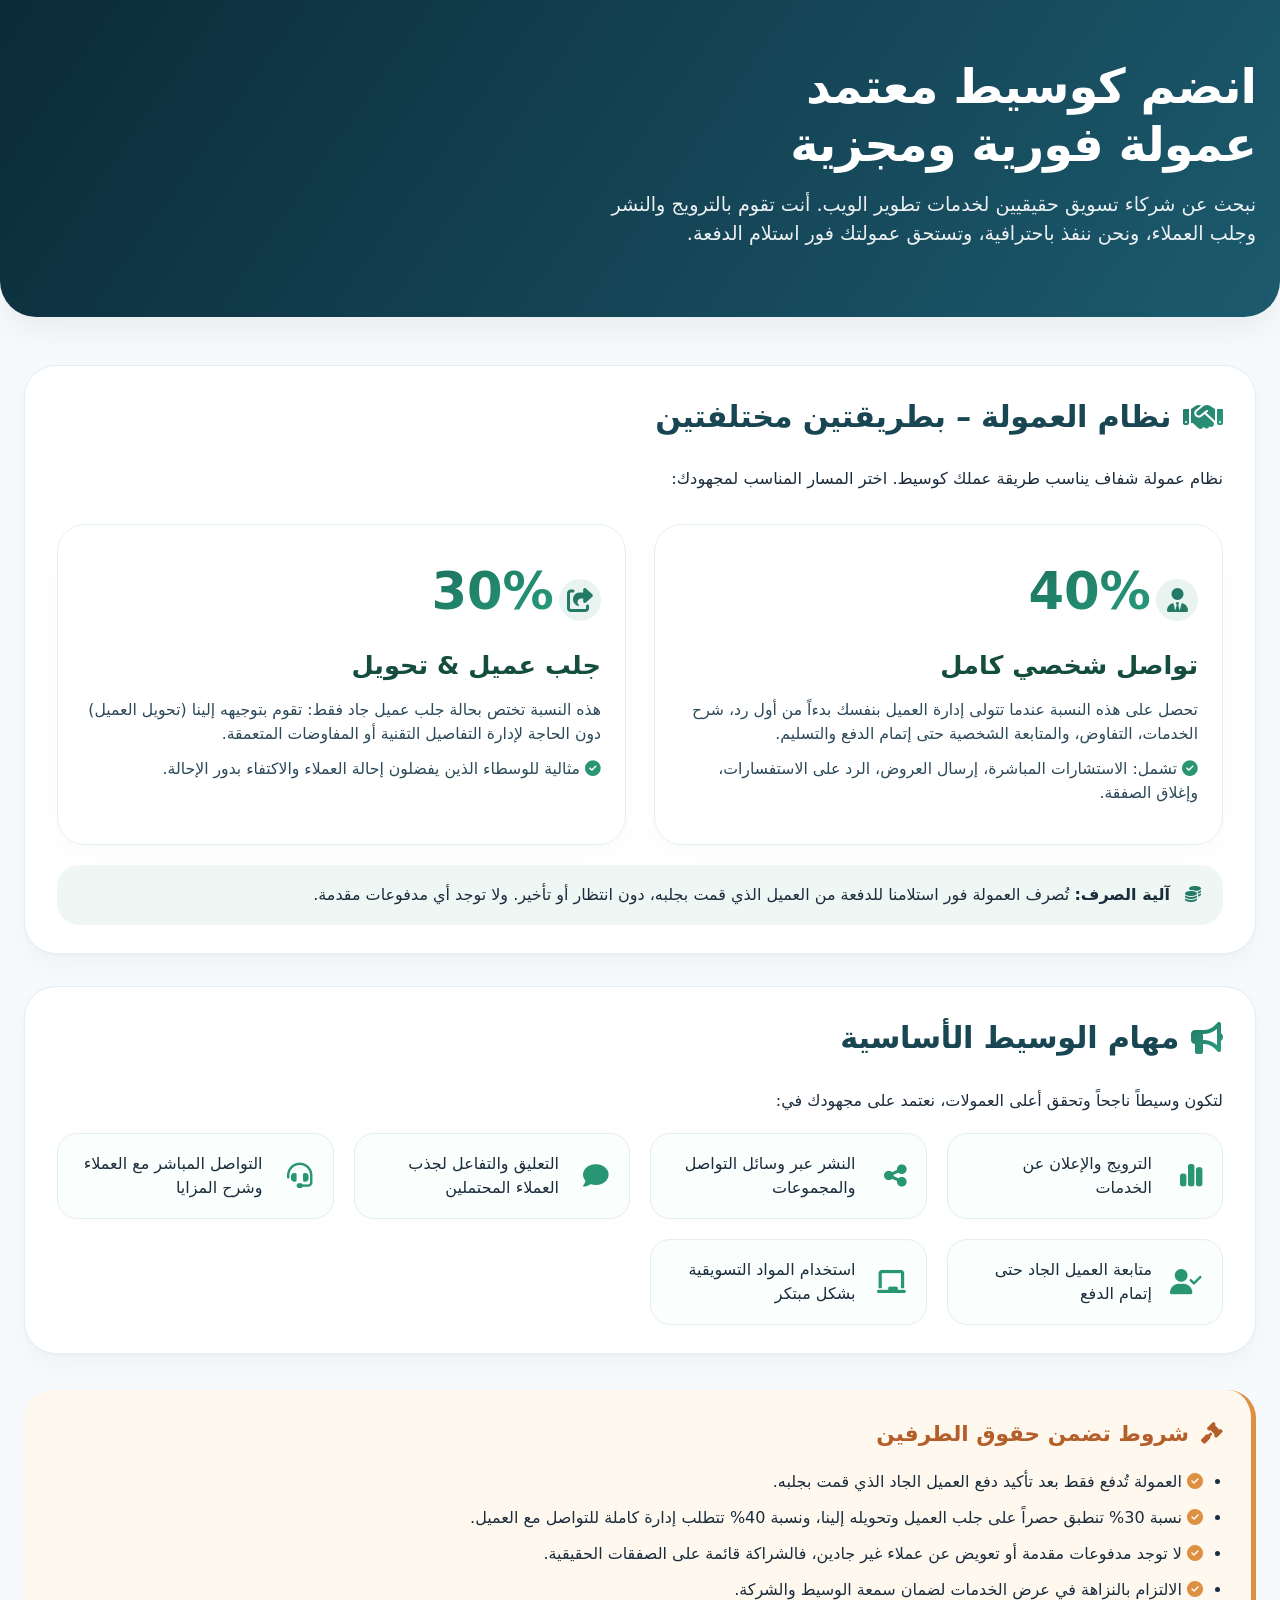
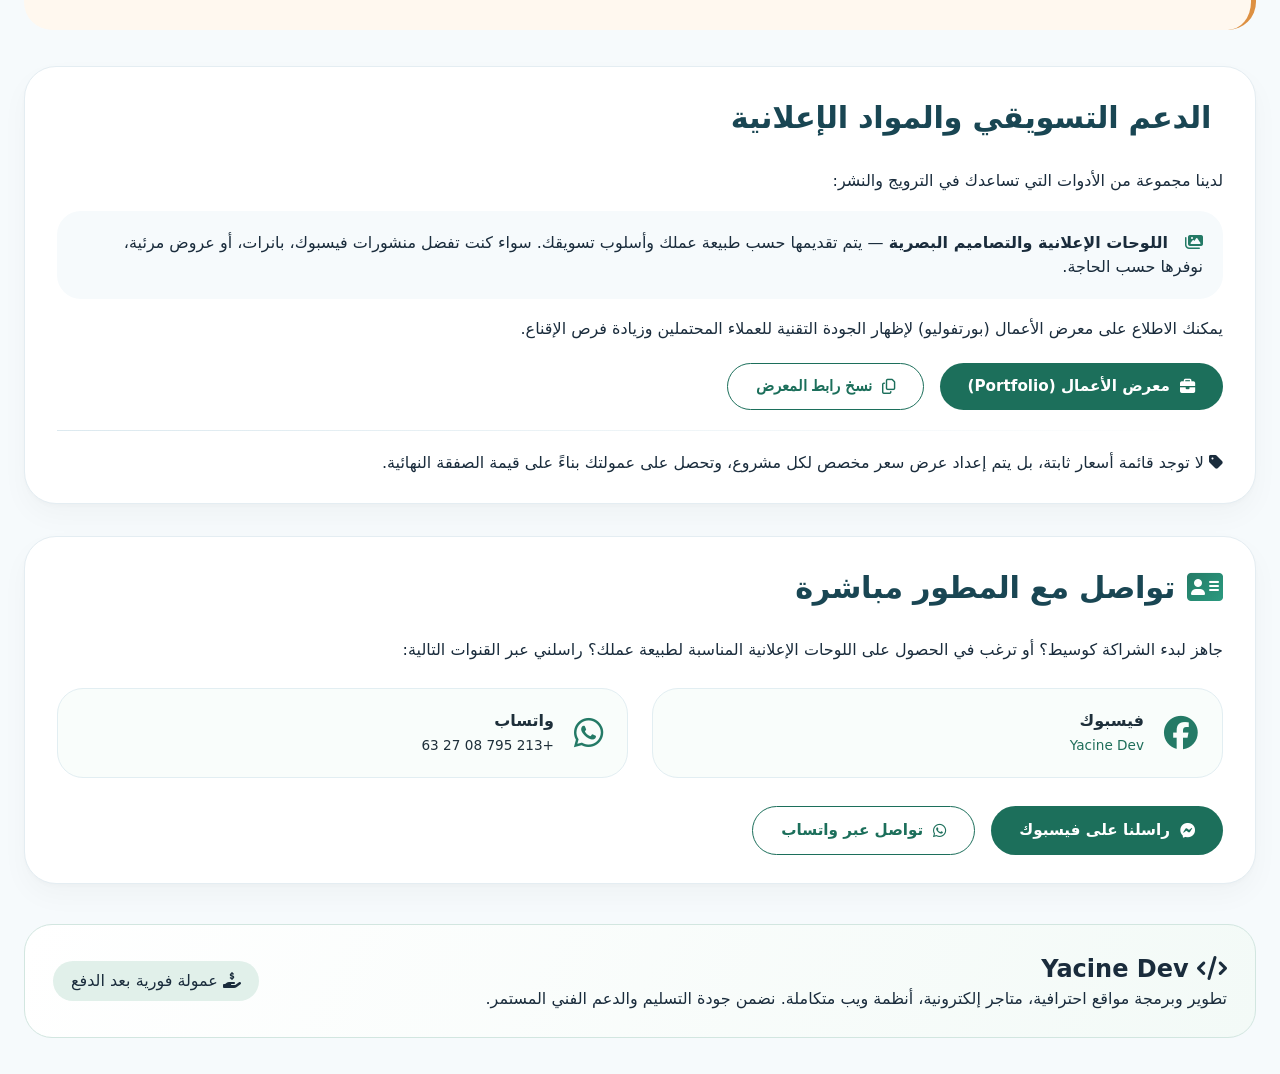
<file: Job opportunity.html>
<!DOCTYPE html>
<html lang="ar">
<head>
    <meta charset="UTF-8">
    <meta name="viewport" content="width=device-width, initial-scale=1.0, viewport-fit=cover">
    <title>شراكة وسيط عمولة | Yacine Dev</title>
    <link rel="stylesheet" href="https://cdnjs.cloudflare.com/ajax/libs/font-awesome/6.1.1/css/all.min.css">
    <style>
        * {
            margin: 0;
            padding: 0;
            box-sizing: border-box;
        }

        body {
            direction: rtl;
            font-family: 'Inter', system-ui, -apple-system, 'Segoe UI', Roboto, 'Helvetica Neue', sans-serif;
            background: #f6fafc;
            color: #1a2c3c;
            line-height: 1.5;
            scroll-behavior: smooth;
        }

        @import url('https://fonts.googleapis.com/css2?family=Inter:opsz,wght@14..32,300;14..32,400;14..32,500;14..32,600;14..32,700&display=swap');

        .container {
            max-width: 1280px;
            margin: 0 auto;
            padding: 0 24px;
        }

        /* header */
        .hero {
            background: linear-gradient(125deg, #0b2b38 0%, #1c5a6e 100%);
            color: white;
            padding: 58px 0 68px;
            border-radius: 0 0 36px 36px;
            margin-bottom: 48px;
            box-shadow: 0 15px 30px rgba(0, 0, 0, 0.05);
        }

        .hero h1 {
            font-size: 3rem;
            font-weight: 700;
            letter-spacing: -0.02em;
            margin-bottom: 18px;
            line-height: 1.2;
        }

        .hero p {
            font-size: 1.2rem;
            max-width: 680px;
            opacity: 0.92;
        }

        /* card styles */
        .card-glass {
            background: #ffffff;
            border-radius: 32px;
            padding: 28px 32px;
            box-shadow: 0 12px 28px rgba(0, 0, 0, 0.03), 0 2px 4px rgba(0, 0, 0, 0.02);
            transition: all 0.25s ease;
            border: 1px solid #e4edf2;
            margin-bottom: 32px;
        }

        .section-title {
            display: flex;
            align-items: center;
            gap: 12px;
            margin-bottom: 28px;
        }

        .section-title i {
            font-size: 2rem;
            background: linear-gradient(135deg, #247a66, #2b9b80);
            background-clip: text;
            -webkit-background-clip: text;
            color: transparent;
        }

        .section-title h2 {
            font-size: 1.9rem;
            font-weight: 600;
            color: #194653;
            letter-spacing: -0.3px;
        }

        /* بطاقات النسب - منفصلة تماماً */
        .commission-flex {
            display: flex;
            flex-wrap: wrap;
            gap: 28px;
            margin: 32px 0 20px;
        }

        .commission-card {
            flex: 1;
            min-width: 260px;
            background: #ffffff;
            border-radius: 28px;
            padding: 28px 24px;
            box-shadow: 0 10px 20px rgba(0, 0, 0, 0.02);
            border: 1px solid #e2eff4;
            transition: transform 0.2s, box-shadow 0.2s;
            backdrop-filter: blur(2px);
        }

        .commission-card:hover {
            transform: translateY(-6px);
            box-shadow: 0 24px 36px -12px rgba(0, 0, 0, 0.12);
            border-color: #cde3e9;
        }

        .commission-percent {
            font-size: 3.2rem;
            font-weight: 800;
            background: linear-gradient(145deg, #1c6f5b, #289f80);
            background-clip: text;
            -webkit-background-clip: text;
            color: transparent;
            margin-bottom: 16px;
            display: inline-block;
        }

        .commission-card h3 {
            font-size: 1.6rem;
            font-weight: 700;
            color: #144d3e;
            margin-bottom: 14px;
        }

        .commission-desc {
            color: #2c4959;
            line-height: 1.5;
            font-size: 0.98rem;
            margin: 12px 0;
        }

        .badge-icon {
            width: 42px;
            height: 42px;
            background: #e9f4f0;
            border-radius: 60px;
            display: inline-flex;
            align-items: center;
            justify-content: center;
            margin-bottom: 20px;
        }

        .badge-icon i {
            font-size: 1.5rem;
            color: #247a66;
        }

        hr {
            margin: 20px 0;
            border: none;
            height: 1px;
            background: linear-gradient(90deg, #dce9ef, transparent);
        }

        /* مهام الوسيط */
        .tasks-grid {
            display: grid;
            grid-template-columns: repeat(auto-fit, minmax(240px, 1fr));
            gap: 20px;
            margin-top: 20px;
        }

        .task-item {
            background: #fafefc;
            border-radius: 20px;
            padding: 18px 20px;
            display: flex;
            align-items: center;
            gap: 14px;
            border: 1px solid #e4edf0;
        }

        .task-item i {
            font-size: 1.6rem;
            color: #289672;
            min-width: 36px;
        }

        .highlight-note {
            background: #fff8ef;
            border-radius: 28px;
            padding: 28px;
            border-right: 5px solid #dd9042;
            margin: 36px 0;
        }

        .highlight-note h3 {
            display: flex;
            align-items: center;
            gap: 12px;
            color: #b45f2a;
            margin-bottom: 20px;
            font-size: 1.35rem;
        }

        .btn-group {
            display: flex;
            flex-wrap: wrap;
            gap: 16px;
            margin-top: 22px;
        }

        .btn {
            display: inline-flex;
            align-items: center;
            justify-content: center;
            gap: 10px;
            background: #1c6f5b;
            color: white;
            padding: 12px 28px;
            border-radius: 50px;
            font-weight: 600;
            text-decoration: none;
            transition: 0.2s;
            border: none;
            cursor: pointer;
            font-size: 0.95rem;
        }

        .btn-outline-light {
            background: transparent;
            border: 1.5px solid #1c6f5b;
            color: #1c6f5b;
        }

        .btn-outline-light:hover {
            background: #e0f2ec;
            transform: translateY(-2px);
        }

        .btn:hover {
            background: #0e5443;
            transform: translateY(-2px);
        }

        .contact-row {
            display: flex;
            flex-wrap: wrap;
            gap: 24px;
            margin-top: 26px;
        }

        .contact-card {
            flex: 1;
            min-width: 230px;
            background: #f9fdfb;
            border-radius: 26px;
            padding: 20px 24px;
            display: flex;
            align-items: center;
            gap: 20px;
            text-decoration: none;
            color: #1e2f3a;
            border: 1px solid #e2eef2;
            transition: 0.2s;
        }

        .contact-card i {
            font-size: 2.1rem;
            color: #247a66;
        }

        .contact-card:hover {
            background: white;
            box-shadow: 0 12px 22px rgba(0, 0, 0, 0.05);
            transform: scale(1.01);
        }

        .notification {
            position: fixed;
            bottom: 24px;
            left: 50%;
            transform: translateX(-50%);
            background: #247a66;
            color: white;
            padding: 12px 26px;
            border-radius: 60px;
            font-weight: 500;
            box-shadow: 0 10px 20px rgba(0, 0, 0, 0.15);
            z-index: 1200;
            opacity: 0;
            transition: opacity 0.25s ease;
            pointer-events: none;
            font-size: 0.9rem;
        }

        .notification.show {
            opacity: 1;
        }

        @media (max-width: 760px) {
            .hero h1 {
                font-size: 2rem;
            }
            .card-glass {
                padding: 20px;
            }
            .section-title h2 {
                font-size: 1.5rem;
            }
            .commission-percent {
                font-size: 2.4rem;
            }
            .commission-card h3 {
                font-size: 1.3rem;
            }
            .btn-group {
                flex-direction: column;
            }
            .btn {
                width: 100%;
            }
        }
    </style>
</head>
<body>

<div class="hero">
    <div class="container">
        <h1>انضم كوسيط معتمد<br> عمولة فورية ومجزية</h1>
        <p>نبحث عن شركاء تسويق حقيقيين لخدمات تطوير الويب. أنت تقوم بالترويج والنشر وجلب العملاء، ونحن ننفذ باحترافية، وتستحق عمولتك فور استلام الدفعة.</p>
    </div>
</div>

<div class="container">
    <!-- بطاقة شرح عامة -->
    <div class="card-glass">
        <div class="section-title">
            <i class="fas fa-handshake"></i>
            <h2>نظام العمولة – بطريقتين مختلفتين</h2>
        </div>
        <p style="margin-bottom: 20px; font-size: 1.02rem;">نظام عمولة شفاف يناسب طريقة عملك كوسيط. اختر المسار المناسب لمجهودك:</p>
        
        <!-- بطاقتان منفصلتان: 40% و 30% كل واحدة في بطاقة مستقلة -->
        <div class="commission-flex">
            <!-- بطاقة 40% - تواصل شخصي كامل -->
            <div class="commission-card">
                <div class="badge-icon">
                    <i class="fas fa-user-tie"></i>
                </div>
                <div class="commission-percent">40%</div>
                <h3>تواصل شخصي كامل</h3>
                <div class="commission-desc">
                    <p>تحصل على هذه النسبة عندما تتولى إدارة العميل بنفسك بدءاً من أول رد، شرح الخدمات، التفاوض، والمتابعة الشخصية حتى إتمام الدفع والتسليم.</p>
                    <p style="margin-top: 12px;"><i class="fas fa-check-circle" style="color: #289672;"></i> تشمل: الاستشارات المباشرة، إرسال العروض، الرد على الاستفسارات، وإغلاق الصفقة.</p>
                </div>
            </div>
            
            <!-- بطاقة 30% - جلب عميل جاد فقط (تحويل) -->
            <div class="commission-card">
                <div class="badge-icon">
                    <i class="fas fa-share-square"></i>
                </div>
                <div class="commission-percent">30%</div>
                <h3>جلب عميل & تحويل</h3>
                <div class="commission-desc">
                    <p>هذه النسبة تختص بحالة جلب عميل جاد فقط: تقوم بتوجيهه إلينا (تحويل العميل) دون الحاجة لإدارة التفاصيل التقنية أو المفاوضات المتعمقة.</p>
                    <p style="margin-top: 12px;"><i class="fas fa-check-circle" style="color: #289672;"></i> مثالية للوسطاء الذين يفضلون إحالة العملاء والاكتفاء بدور الإحالة.</p>
                </div>
            </div>
        </div>
        
        <div style="background: #eff7f4; border-radius: 22px; padding: 18px 22px; margin-top: 10px;">
            <p><i class="fas fa-coins" style="margin-left: 10px; color: #247a66;"></i> <strong>آلية الصرف:</strong> تُصرف العمولة فور استلامنا للدفعة من العميل الذي قمت بجلبه، دون انتظار أو تأخير. ولا توجد أي مدفوعات مقدمة.</p>
        </div>
    </div>
    
    <!-- قسم مهام الوسيط: ترويج، نشر، تعليق، تواصل -->
    <div class="card-glass">
        <div class="section-title">
            <i class="fas fa-bullhorn"></i>
            <h2>مهام الوسيط الأساسية</h2>
        </div>
        <p style="margin-bottom: 16px;">لتكون وسيطاً ناجحاً وتحقق أعلى العمولات، نعتمد على مجهودك في:</p>
        <div class="tasks-grid">
            <div class="task-item"><i class="fas fa-chart-simple"></i> <span>الترويج والإعلان عن الخدمات</span></div>
            <div class="task-item"><i class="fas fa-share-alt"></i> <span>النشر عبر وسائل التواصل والمجموعات</span></div>
            <div class="task-item"><i class="fas fa-comment"></i> <span>التعليق والتفاعل لجذب العملاء المحتملين</span></div>
            <div class="task-item"><i class="fas fa-headset"></i> <span>التواصل المباشر مع العملاء وشرح المزايا</span></div>
            <div class="task-item"><i class="fas fa-user-check"></i> <span>متابعة العميل الجاد حتى إتمام الدفع</span></div>
            <div class="task-item"><i class="fas fa-chalkboard"></i> <span>استخدام المواد التسويقية بشكل مبتكر</span></div>
        </div>
    </div>
    
    <!-- شروط مهمة (بدون ذكر "بدون حدود للعملاء") -->
    <div class="highlight-note">
        <h3><i class="fas fa-gavel"></i> شروط تضمن حقوق الطرفين</h3>
        <ul style="margin-right: 20px; display: flex; flex-direction: column; gap: 12px;">
            <li><i class="fas fa-check-circle" style="color: #dd9042;"></i> العمولة تُدفع فقط بعد تأكيد دفع العميل الجاد الذي قمت بجلبه.</li>
            <li><i class="fas fa-check-circle" style="color: #dd9042;"></i> نسبة 30% تنطبق حصراً على جلب العميل وتحويله إلينا، ونسبة 40% تتطلب إدارة كاملة للتواصل مع العميل.</li>
            <li><i class="fas fa-check-circle" style="color: #dd9042;"></i> لا توجد مدفوعات مقدمة أو تعويض عن عملاء غير جادين، فالشراكة قائمة على الصفقات الحقيقية.</li>
            <li><i class="fas fa-check-circle" style="color: #dd9042;"></i> الالتزام بالنزاهة في عرض الخدمات لضمان سمعة الوسيط والشركة.</li>
        </ul>
    </div>
    
    <!-- قسم الدعم التسويقي واللوحات حسب طبيعة العمل -->
    <div class="card-glass">
        <div class="section-title">
            <i class="fas fa-paintbrush-fine"></i>
            <h2>الدعم التسويقي والمواد الإعلانية</h2>
        </div>
        <p style="margin-bottom: 12px;">لدينا مجموعة من الأدوات التي تساعدك في الترويج والنشر:</p>
        <div style="background: #f6fafc; border-radius: 24px; padding: 20px; margin: 18px 0;">
            <p><i class="fas fa-images" style="margin-left: 12px; color: #247a66;"></i> <strong>اللوحات الإعلانية والتصاميم البصرية</strong> — يتم تقديمها حسب طبيعة عملك وأسلوب تسويقك. سواء كنت تفضل منشورات فيسبوك، بانرات، أو عروض مرئية، نوفرها حسب الحاجة.</p>
        </div>
        <p>يمكنك الاطلاع على معرض الأعمال (بورتفوليو) لإظهار الجودة التقنية للعملاء المحتملين وزيادة فرص الإقناع.</p>
        <div class="btn-group">
            <a href="https://yacine-dev.kesug.com" class="btn" target="_blank"><i class="fas fa-briefcase"></i> معرض الأعمال (Portfolio)</a>
            <button class="btn btn-outline-light" onclick="copyToClipboard('https://yacine-dev.kesug.com')"><i class="far fa-copy"></i> نسخ رابط المعرض</button>
        </div>
        <hr>
        <p><i class="fas fa-tag"></i> لا توجد قائمة أسعار ثابتة، بل يتم إعداد عرض سعر مخصص لكل مشروع، وتحصل على عمولتك بناءً على قيمة الصفقة النهائية.</p>
    </div>
    
    <!-- التواصل مع المطور مباشرة (فيسبوك + واتساب) بدون B.Y PRO -->
    <div class="card-glass" style="margin-bottom: 40px;">
        <div class="section-title">
            <i class="fas fa-address-card"></i>
            <h2>تواصل مع المطور مباشرة</h2>
        </div>
        <p>جاهز لبدء الشراكة كوسيط؟ أو ترغب في الحصول على اللوحات الإعلانية المناسبة لطبيعة عملك؟ راسلني عبر القنوات التالية:</p>
        <div class="contact-row">
            <a href="https://www.facebook.com/profile.php?id=61580260328404" target="_blank" class="contact-card">
                <i class="fab fa-facebook"></i>
                <div>
                    <strong>فيسبوك</strong><br>
                    <span style="font-size: 0.85rem; color: #1f6e5a;">Yacine Dev</span>
                </div>
            </a>
            <a href="https://wa.me/213795082763" target="_blank" class="contact-card">
                <i class="fab fa-whatsapp"></i>
                <div>
                    <strong>واتساب</strong><br>
                    <span style="direction: ltr; font-size: 0.85rem;">+213 795 08 27 63</span>
                </div>
            </a>
        </div>
        <div class="btn-group" style="margin-top: 28px;">
            <a href="https://www.facebook.com/profile.php?id=61580260328404" class="btn" target="_blank"><i class="fab fa-facebook-messenger"></i> راسلنا على فيسبوك</a>
            <a href="https://wa.me/213795082763" class="btn btn-outline-light" target="_blank"><i class="fab fa-whatsapp"></i> تواصل عبر واتساب</a>
        </div>
    </div>
    
    <!-- شارة التعريف النهائية (بدون اسم B.Y PRO) -->
    <div style="background: linear-gradient(115deg, #ffffff, #f3faf7); border-radius: 28px; padding: 26px 28px; border: 1px solid #d2e6e0; margin-bottom: 36px;">
        <div style="display: flex; align-items: center; gap: 15px; flex-wrap: wrap; justify-content: space-between;">
            <div>
                <h3 style="font-size: 1.5rem;"><i class="fas fa-code"></i> Yacine Dev</h3>
                <p>تطوير وبرمجة مواقع احترافية، متاجر إلكترونية، أنظمة ويب متكاملة. نضمن جودة التسليم والدعم الفني المستمر.</p>
            </div>
            <div style="background: #e1f0ea; padding: 8px 18px; border-radius: 60px;">
                <i class="fas fa-hand-holding-usd"></i> عمولة فورية بعد الدفع
            </div>
        </div>
    </div>
</div>

<!-- لا يوجد فوتر على الإطلاق (تم إزالته بالكامل) -->

<div id="notification" class="notification">✅ تم النسخ</div>

<script>
    // نسخ الرابط مع دعم كامل
    function copyToClipboard(text) {
        if (event && event.preventDefault) {
            event.preventDefault();
            event.stopPropagation();
        }
        if (navigator.clipboard && navigator.clipboard.writeText) {
            navigator.clipboard.writeText(text).then(() => {
                showNotification('تم نسخ الرابط: ' + (text.length > 45 ? text.substring(0,45)+'…' : text));
            }).catch(() => {
                fallbackCopy(text);
            });
        } else {
            fallbackCopy(text);
        }
        return false;
    }

    function fallbackCopy(text) {
        const textarea = document.createElement('textarea');
        textarea.value = text;
        textarea.style.position = 'fixed';
        textarea.style.top = '-1000px';
        document.body.appendChild(textarea);
        textarea.select();
        try {
            document.execCommand('copy');
            showNotification('تم نسخ الرابط');
        } catch (err) {
            showNotification('حدث خطأ، حاول يدوياً', true);
        }
        document.body.removeChild(textarea);
    }

    function showNotification(msg, isError = false) {
        const notif = document.getElementById('notification');
        notif.textContent = msg || (isError ? 'فشل النسخ' : 'تم النسخ');
        notif.style.background = isError ? '#c54c2c' : '#247a66';
        notif.classList.add('show');
        setTimeout(() => {
            notif.classList.remove('show');
        }, 2800);
    }

    document.addEventListener('DOMContentLoaded', () => {
        const copyBtns = document.querySelectorAll('[onclick*="copyToClipboard"]');
        copyBtns.forEach(btn => {
            btn.addEventListener('click', (e) => {
                e.preventDefault();
                e.stopPropagation();
            });
        });
    });
</script>
</body>
</html>
</file>
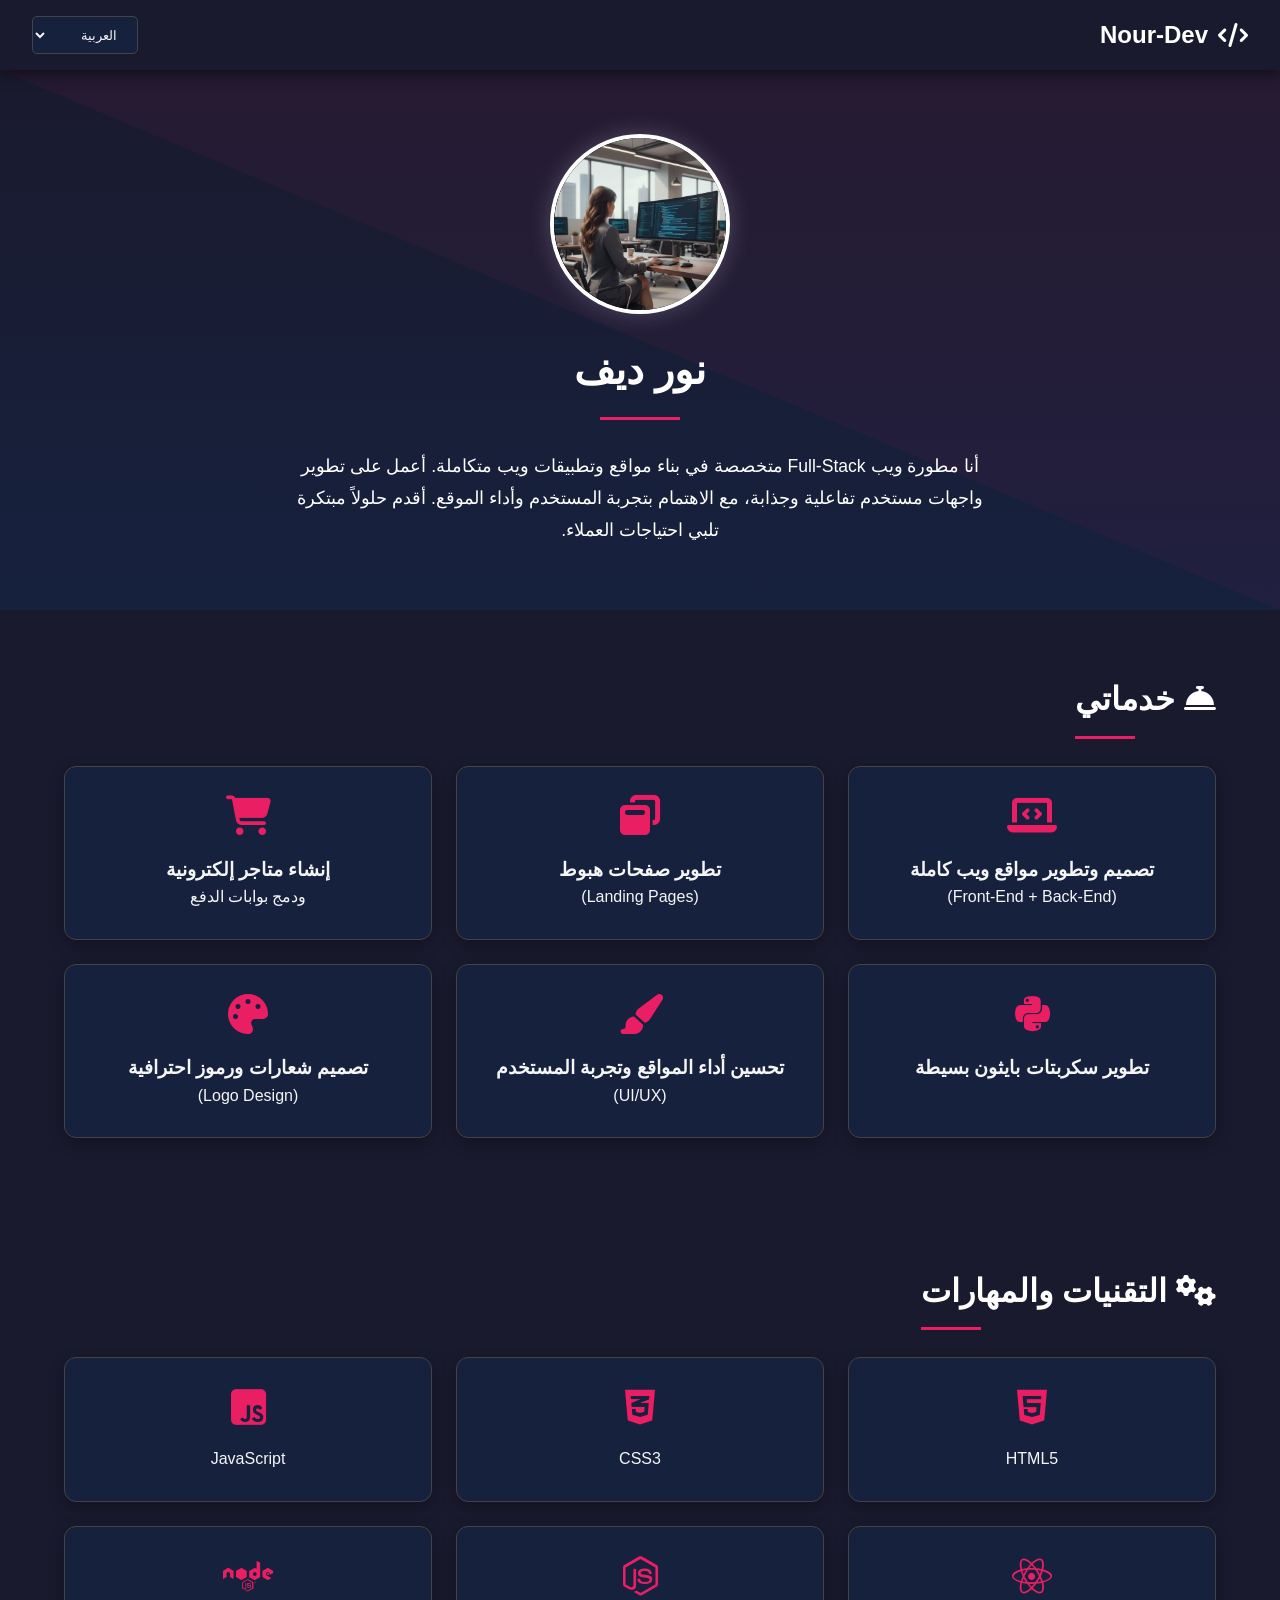
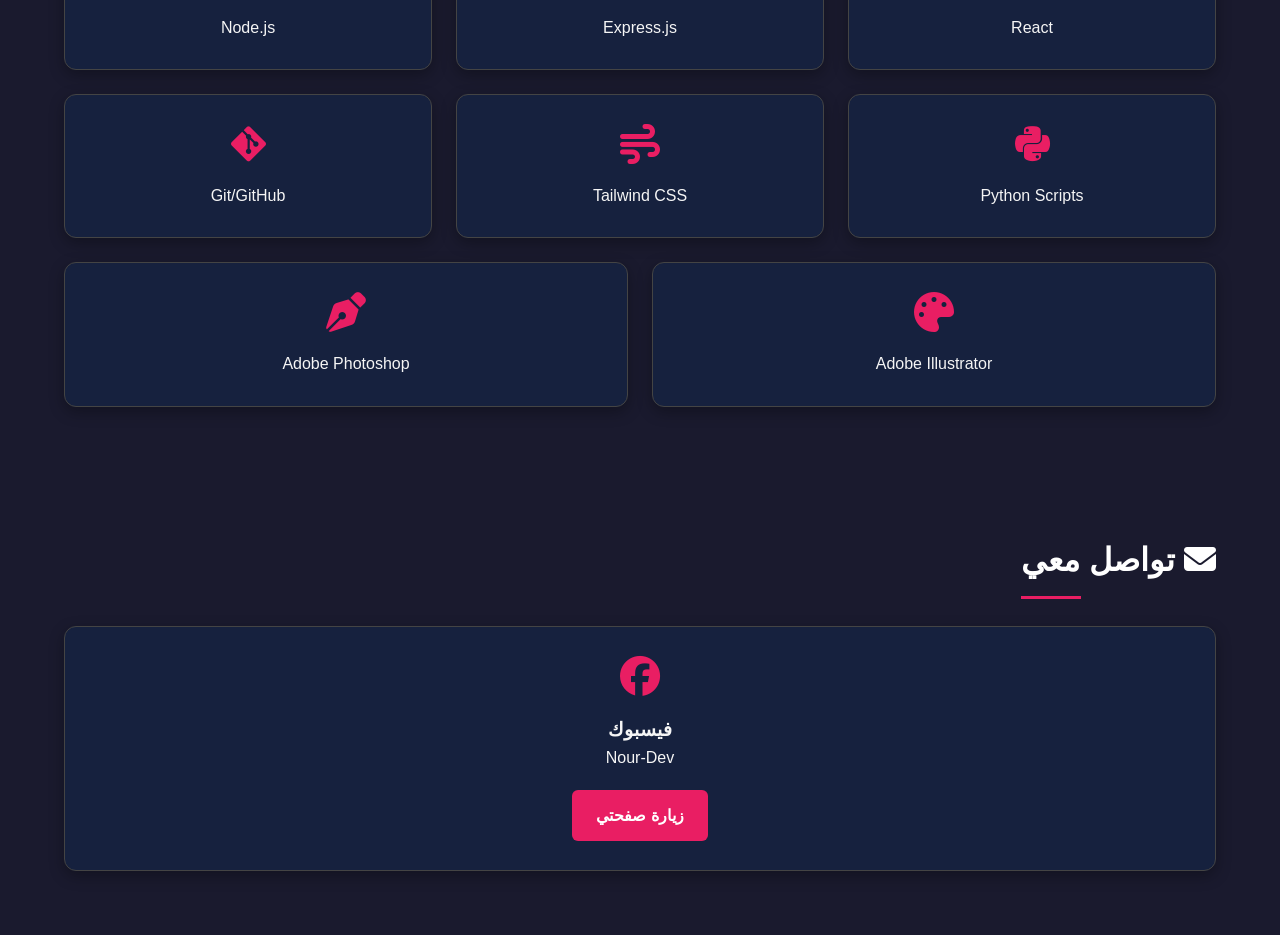
<file: Nour-DEV.html>
<!DOCTYPE html>
<html lang="ar" dir="rtl">
<head>
<meta charset="UTF-8">
<meta name="viewport" content="width=device-width, initial-scale=1.0">
<title>Portfolio - Nour-Dev</title>
<link rel="stylesheet" href="https://cdnjs.cloudflare.com/ajax/libs/font-awesome/6.4.0/css/all.min.css">
<style>
    /* --- Reset & Fonts --- */
    * { 
        margin:0; 
        padding:0; 
        box-sizing:border-box; 
        font-family: 'Segoe UI', Tahoma, Geneva, Verdana, sans-serif;
    }
    
    :root {
        --primary-color: #1a1a2e;
        --secondary-color: #fff;
        --accent-color: #e91e63; /* اللون الوردي بدلاً من الأزرق */
        --card-bg: #16213e;
        --text-color: #f5f5f5;
        --border-color: #444;
        --hover-color: #0f3460;
    }
    
    body { 
        line-height:1.6; 
        background: var(--primary-color); 
        color: var(--text-color);
        transition: all 0.3s ease;
    }
    
    [dir="ltr"] {
        direction: ltr;
        text-align: left;
    }
    
    [dir="rtl"] {
        direction: rtl;
        text-align: right;
    }
    
    a { 
        text-decoration:none; 
        color:inherit; 
    }
    
    img { 
        max-width:100%; 
    }

    /* --- Navbar --- */
    nav { 
        background: var(--primary-color); 
        color: var(--secondary-color); 
        display:flex; 
        justify-content:space-between; 
        align-items:center; 
        padding:1rem 2rem; 
        position:sticky; 
        top:0; 
        z-index:100;
        box-shadow: 0 4px 12px rgba(0,0,0,0.5);
    }
    
    nav .logo { 
        font-weight:bold; 
        font-size:1.5rem; 
        display: flex;
        align-items: center;
        gap: 10px;
    }
    
    nav select { 
        padding:0.6rem 1rem; 
        border-radius:5px; 
        border: 1px solid var(--border-color);
        background: var(--card-bg);
        color: var(--text-color);
        outline:none; 
        cursor: pointer;
        transition: all 0.3s ease;
    }
    
    nav select:hover {
        background: var(--hover-color);
    }

    /* --- Header --- */
    header { 
        display:flex; 
        flex-direction:column; 
        align-items:center; 
        text-align:center; 
        padding:4rem 1rem; 
        background: linear-gradient(to bottom, var(--primary-color), var(--card-bg));
        color: var(--secondary-color);
        position: relative;
        overflow: hidden;
    }
    
    header::before {
        content: '';
        position: absolute;
        top: 0;
        left: 0;
        width: 100%;
        height: 100%;
        background: url('data:image/svg+xml;utf8,<svg xmlns="http://www.w3.org/2000/svg" viewBox="0 0 100 100" preserveAspectRatio="none"><path d="M0,0 L100,0 L100,100 Z" fill="rgba(233,30,99,0.05)"/></svg>');
        background-size: cover;
    }
    
    header img { 
        border-radius:50%; 
        width:180px; 
        height:180px; 
        object-fit:cover; 
        margin-bottom:1.5rem; 
        border:4px solid var(--secondary-color); 
        box-shadow: 0 0 25px rgba(255,255,255,0.2);
        transition: all 0.5s ease;
        z-index: 1;
    }
    
    header img:hover {
        transform: scale(1.05);
        box-shadow: 0 0 35px rgba(255,255,255,0.3);
    }
    
    header h1 { 
        font-size:2.5rem; 
        margin-bottom:1rem; 
        position: relative;
        z-index: 1;
    }
    
    header h1::after {
        content: '';
        display: block;
        width: 80px;
        height: 3px;
        background: var(--accent-color);
        margin: 15px auto;
    }
    
    header p { 
        font-size:1.1rem; 
        max-width:700px; 
        line-height: 1.8;
        z-index: 1;
    }

    /* --- Sections --- */
    section { 
        padding:4rem 1.5rem; 
        max-width:1200px; 
        margin:0 auto; 
    }
    
    h2 { 
        font-size:2rem; 
        margin-bottom:2rem; 
        color: var(--secondary-color); 
        display:inline-block; 
        padding-bottom:0.5rem; 
        position: relative;
    }
    
    h2::after {
        content: '';
        position: absolute;
        bottom: -5px;
        left: 0;
        width: 60px;
        height: 3px;
        background: var(--accent-color);
    }

    .services, .skills, .contact, .projects { 
        display:flex; 
        flex-wrap:wrap; 
        gap:1.5rem; 
        justify-content:center; 
    }
    
    .card { 
        background: var(--card-bg); 
        padding:1.8rem; 
        flex: 1 1 300px;
        border-radius:12px; 
        box-shadow: 0 5px 15px rgba(0,0,0,0.3);
        transition: all 0.3s ease;
        border: 1px solid var(--border-color);
        display: flex;
        flex-direction: column;
        align-items: center;
        text-align: center;
    }
    
    .card:hover {
        transform: translateY(-8px);
        box-shadow: 0 12px 25px rgba(0,0,0,0.4);
        border-color: rgba(255,255,255,0.1);
    }
    
    .card i {
        font-size: 2.5rem;
        margin-bottom: 1.2rem;
        color: var(--accent-color);
    }
    
    /* تصميم خاص لبطاقات التواصل */
    .contact-card {
        display: flex;
        flex-direction: column;
        align-items: center;
        justify-content: center;
        height: 100%;
    }
    
    .contact-button {
        display: inline-block;
        margin-top: 1.2rem;
        padding: 0.8rem 1.5rem;
        background: var(--accent-color);
        color: var(--secondary-color);
        border-radius: 6px;
        transition: all 0.3s ease;
        border: none;
        font-weight: bold;
        font-size: 1rem;
        cursor: pointer;
    }
    
    .contact-button:hover {
        background: #c2185b;
        transform: translateY(-3px);
    }

    /* --- Responsive Design --- */
    @media (max-width: 768px) {
        nav {
            flex-direction: column;
            gap: 1rem;
            padding: 1rem;
        }
        
        header {
            padding: 3rem 1rem;
        }
        
        header h1 {
            font-size: 2rem;
        }
        
        header p {
            font-size: 1rem;
        }
        
        section {
            padding: 3rem 1rem;
        }
        
        h2 {
            font-size: 1.7rem;
        }
        
        .card {
            flex: 1 1 100%;
        }
    }

    @media (max-width: 480px) {
        header img {
            width: 150px;
            height: 150px;
        }
        
        header h1 {
            font-size: 1.8rem;
        }
        
        h2 {
            font-size: 1.5rem;
        }
        
        .card {
            padding: 1.3rem;
        }
    }

    /* Animation */
    @keyframes fadeIn {
        from { opacity: 0; transform: translateY(20px); }
        to { opacity: 1; transform: translateY(0); }
    }
    
    .animate {
        animation: fadeIn 0.8s ease forwards;
    }
    
    .delay-1 { animation-delay: 0.2s; }
    .delay-2 { animation-delay: 0.4s; }
    .delay-3 { animation-delay: 0.6s; }
    .delay-4 { animation-delay: 0.8s; }
</style>
</head>
<body>

<!-- Navbar -->
<nav>
    <div class="logo">
        <i class="fas fa-code"></i>
        <span id="logoText">Nour-Dev</span>
    </div>
    <select id="langSelect">
        <option value="ar">العربية</option>
        <option value="en">English</option>
        <option value="fr">Français</option>
    </select>
</nav>

<!-- Header -->
<header id="header">
    <img src="n.jpg" alt="Nour-Dev">
    <h1 id="name">نور ديف</h1>
    <p id="intro">أنا مطورة ويب Full-Stack متخصصة في بناء مواقع وتطبيقات ويب متكاملة. أعمل على تطوير واجهات مستخدم تفاعلية وجذابة، مع الاهتمام بتجربة المستخدم وأداء الموقع. أقدم حلولاً مبتكرة تلبي احتياجات العملاء.</p>
</header>

<!-- الخدمات -->
<section>
    <h2 id="servicesTitle"><i class="fas fa-concierge-bell"></i> خدماتي</h2>
    <div class="services" id="services">
        <div class="card animate">
            <i class="fas fa-laptop-code"></i>
            <h3>تصميم وتطوير مواقع ويب كاملة</h3>
            <p>(Front-End + Back-End)</p>
        </div>
        <div class="card animate delay-1">
            <i class="fas fa-window-restore"></i>
            <h3>تطوير صفحات هبوط</h3>
            <p>(Landing Pages)</p>
        </div>
        <div class="card animate delay-2">
            <i class="fas fa-shopping-cart"></i>
            <h3>إنشاء متاجر إلكترونية</h3>
            <p>ودمج بوابات الدفع</p>
        </div>
        <div class="card animate delay-3">
            <i class="fab fa-python"></i>
            <h3>تطوير سكربتات بايثون بسيطة</h3>
        </div>
        <div class="card animate delay-4">
            <i class="fas fa-paint-brush"></i>
            <h3>تحسين أداء المواقع وتجربة المستخدم</h3>
            <p>(UI/UX)</p>
        </div>
        <div class="card animate">
            <i class="fas fa-palette"></i>
            <h3>تصميم شعارات ورموز احترافية</h3>
            <p>(Logo Design)</p>
        </div>
    </div>
</section>

<!-- التقنيات -->
<section>
    <h2 id="skillsTitle"><i class="fas fa-cogs"></i> التقنيات والمهارات</h2>
    <div class="skills" id="skills">
        <div class="card animate"><i class="fab fa-html5"></i> HTML5</div>
        <div class="card animate delay-1"><i class="fab fa-css3-alt"></i> CSS3</div>
        <div class="card animate delay-2"><i class="fab fa-js-square"></i> JavaScript</div>
        <div class="card animate delay-3"><i class="fab fa-react"></i> React</div>
        <div class="card animate"><i class="fab fa-node-js"></i> Express.js</div>
        <div class="card animate delay-1"><i class="fab fa-node"></i> Node.js</div>
        <div class="card animate delay-2"><i class="fab fa-python"></i> Python Scripts</div>
        <div class="card animate delay-3"><i class="fas fa-wind"></i> Tailwind CSS</div>
        <div class="card animate"><i class="fab fa-git-alt"></i> Git/GitHub</div>
        <div class="card animate delay-1"><i class="fas fa-palette"></i> Adobe Illustrator</div>
        <div class="card animate delay-2"><i class="fas fa-pen-nib"></i> Adobe Photoshop</div>
    </div>
</section>

<!-- التواصل -->
<section>
    <h2 id="contactTitle"><i class="fas fa-envelope"></i> تواصل معي</h2>
    <div class="contact" id="contactContainer">
        <div class="card animate contact-card">
            <i class="fab fa-facebook"></i>
            <h3 id="contactFacebookTitle">فيسبوك</h3>
            <p>Nour-Dev</p>
            <a href="https://www.facebook.com/profile.php?id=61580228354334" target="_blank" class="contact-button" id="contactLinkButton">زيارة صفحتي</a>
        </div>
    </div>
</section>

<script>
const langData = {
  ar: {
    dir: "rtl",
    name: "نور ديف",
    intro: "أنا مطورة ويب Full-Stack متخصصة في بناء مواقع وتطبيقات ويب متكاملة. أعمل على تطوير واجهات مستخدم تفاعلية وجذابة، مع الاهتمام بتجربة المستخدم وأداء الموقع. أقدم حلولاً مبتكرة تلبي احتياجات العملاء.",
    servicesTitle: "خدماتي",
    skillsTitle: "التقنيات والمهارات",
    contactTitle: "تواصل معي",
    services: [
      {icon: "fas fa-laptop-code", title: "تصميم وتطوير مواقع ويب كاملة", desc: "(Front-End + Back-End)"},
      {icon: "fas fa-window-restore", title: "تطوير صفحات هبوط", desc: "(Landing Pages)"},
      {icon: "fas fa-shopping-cart", title: "إنشاء متاجر إلكترونية", desc: "ودمج بوابات الدفع"},
      {icon: "fab fa-python", title: "تطوير سكربتات بايثون بسيطة", desc: ""},
      {icon: "fas fa-paint-brush", title: "تحسين أداء المواقع وتجربة المستخدم", desc: "(UI/UX)"},
      {icon: "fas fa-palette", title: "تصميم شعارات ورموز احترافية", desc: "(Logo Design)"}
    ],
    skills: [
      {icon: "fab fa-html5", name: "HTML5"},
      {icon: "fab fa-css3-alt", name: "CSS3"},
      {icon: "fab fa-js-square", name: "JavaScript"},
      {icon: "fab fa-react", name: "React"},
      {icon: "fab fa-node-js", name: "Express.js"},
      {icon: "fab fa-node", name: "Node.js"},
      {icon: "fab fa-python", name: "Python Scripts"},
      {icon: "fas fa-wind", name: "Tailwind CSS"},
      {icon: "fab fa-git-alt", name: "Git/GitHub"},
      {icon: "fas fa-palette", name: "Adobe Illustrator"},
      {icon: "fas fa-pen-nib", name: "Adobe Photoshop"}
    ],
    contact: {
        facebookTitle: "فيسبوك",
        linkButton: "زيارة صفحتي"
    }
  },
  en: {
    dir: "ltr",
    name: "Nour-Dev",
    intro: "I am a Full-Stack Web Developer specializing in building complete websites and web applications. I work on developing interactive and attractive user interfaces, with attention to user experience and website performance. I provide innovative solutions that meet clients' needs.",
    servicesTitle: "My Services",
    skillsTitle: "Skills & Technologies",
    contactTitle: "Contact Me",
    services: [
      {icon: "fas fa-laptop-code", title: "Full website development", desc: "(Front-End + Back-End)"},
      {icon: "fas fa-window-restore", title: "Landing Pages development", desc: ""},
      {icon: "fas fa-shopping-cart", title: "E-commerce setup", desc: "with payment gateways"},
      {icon: "fab fa-python", title: "Simple Python scripts", desc: ""},
      {icon: "fas fa-paint-brush", title: "Website performance & UI/UX optimization", desc: ""},
      {icon: "fas fa-palette", title: "Professional logo and icon design", desc: "(Logo Design)"}
    ],
    skills: [
      {icon: "fab fa-html5", name: "HTML5"},
      {icon: "fab fa-css3-alt", name: "CSS3"},
      {icon: "fab fa-js-square", name: "JavaScript"},
      {icon: "fab fa-react", name: "React"},
      {icon: "fab fa-node-js", name: "Express.js"},
      {icon: "fab fa-node", name: "Node.js"},
      {icon: "fab fa-python", name: "Python Scripts"},
      {icon: "fas fa-wind", name: "Tailwind CSS"},
      {icon: "fab fa-git-alt", name: "Git/GitHub"},
      {icon: "fas fa-palette", name: "Adobe Illustrator"},
      {icon: "fas fa-pen-nib", name: "Adobe Photoshop"}
    ],
    contact: {
        facebookTitle: "Facebook",
        linkButton: "Visit My Page"
    }
  },
  fr: {
    dir: "ltr",
    name: "Nour-Dev",
    intro: "Je suis une développeuse web Full-Stack spécialisée dans la création de sites web et d'applications web complètes. Je travaille sur le développement d'interfaces utilisateur interactives et attrayantes, en accordant une attention particulière à l'expérience utilisateur et aux performances du site. Je propose des solutions innovantes qui répondent aux besoins des clients.",
    servicesTitle: "Mes Services",
    skillsTitle: "Compétences & Technologies",
    contactTitle: "Contactez-moi",
    services: [
      {icon: "fas fa-laptop-code", title: "Développement complet de sites web", desc: "(Front-End + Back-End)"},
      {icon: "fas fa-window-restore", title: "Développement de Landing Pages", desc: ""},
      {icon: "fas fa-shopping-cart", title: "Création de boutiques en ligne", desc: "avec passerelles de paiement"},
      {icon: "fab fa-python", title: "Scripts Python simples", desc: ""},
      {icon: "fas fa-paint-brush", title: "Optimisation de la performance et UI/UX", desc: ""},
      {icon: "fas fa-palette", title: "Conception de logos et icônes professionnels", desc: "(Logo Design)"}
    ],
    skills: [
      {icon: "fab fa-html5", name: "HTML5"},
      {icon: "fab fa-css3-alt", name: "CSS3"},
      {icon: "fab fa-js-square", name: "JavaScript"},
      {icon: "fab fa-react", name: "React"},
      {icon: "fab fa-node-js", name: "Express.js"},
      {icon: "fab fa-node", name: "Node.js"},
      {icon: "fab fa-python", name: "Python Scripts"},
      {icon: "fas fa-wind", name: "Tailwind CSS"},
      {icon: "fab fa-git-alt", name: "Git/GitHub"},
      {icon: "fas fa-palette", name: "Adobe Illustrator"},
      {icon: "fas fa-pen-nib", name: "Adobe Photoshop"}
    ],
    contact: {
        facebookTitle: "Facebook",
        linkButton: "Visiter ma page"
    }
  }
};

const langSelect = document.getElementById("langSelect");
langSelect.addEventListener("change", function(){
  const lang = this.value;
  const data = langData[lang];
  
  // تغيير اتجاه الصفحة
  document.documentElement.dir = data.dir;
  document.documentElement.lang = lang;
  
  // تحديث النصوص
  document.getElementById("name").textContent = data.name;
  document.getElementById("intro").textContent = data.intro;
  document.getElementById("servicesTitle").innerHTML = `<i class="fas fa-concierge-bell"></i> ${data.servicesTitle}`;
  document.getElementById("skillsTitle").innerHTML = `<i class="fas fa-cogs"></i> ${data.skillsTitle}`;
  document.getElementById("contactTitle").innerHTML = `<i class="fas fa-envelope"></i> ${data.contactTitle}`;
  
  // تحديث نص الشعار
  document.getElementById("logoText").textContent = lang === 'ar' ? 'نور ديف' : 'Nour-Dev';

  // تحديث الخدمات
  const servicesDiv = document.getElementById("services");
  servicesDiv.innerHTML = "";
  data.services.forEach((s, index) => {
    const div = document.createElement("div");
    div.className = `card animate${index > 0 ? ` delay-${index % 6}` : ''}`;
    div.innerHTML = `
      <i class="${s.icon}"></i>
      <h3>${s.title}</h3>
      ${s.desc ? `<p>${s.desc}</p>` : ''}
    `;
    servicesDiv.appendChild(div);
  });

  // تحديث المهارات
  const skillsDiv = document.getElementById("skills");
  skillsDiv.innerHTML = "";
  data.skills.forEach((s, index) => {
    const div = document.createElement("div");
    div.className = `card animate${index > 0 ? ` delay-${index % 4}` : ''}`;
    div.innerHTML = `
      <i class="${s.icon}"></i>
      ${s.name}
    `;
    skillsDiv.appendChild(div);
  });
  
  // تحديث قسم التواصل
  document.getElementById("contactFacebookTitle").textContent = data.contact.facebookTitle;
  document.getElementById("contactLinkButton").textContent = data.contact.linkButton;
  
  // إضافة تأثيرات للعناصر بعد التحميل
  setTimeout(initAnimations, 100);
});

// تهيئة الحركات عند التمرير
function initAnimations() {
  const animatedElements = document.querySelectorAll('.animate');
  animatedElements.forEach(el => {
    el.style.opacity = '0';
  });
  
  const observer = new IntersectionObserver((entries) => {
    entries.forEach(entry => {
      if (entry.isIntersecting) {
        entry.target.style.animationPlayState = 'running';
        observer.unobserve(entry.target);
      }
    });
  }, { threshold: 0.1 });
  
  animatedElements.forEach(el => {
    observer.observe(el);
  });
}

// تهيئة أولية للصفحة
document.addEventListener('DOMContentLoaded', function() {
  initAnimations();
});
</script>

</body>
</html>
</file>
